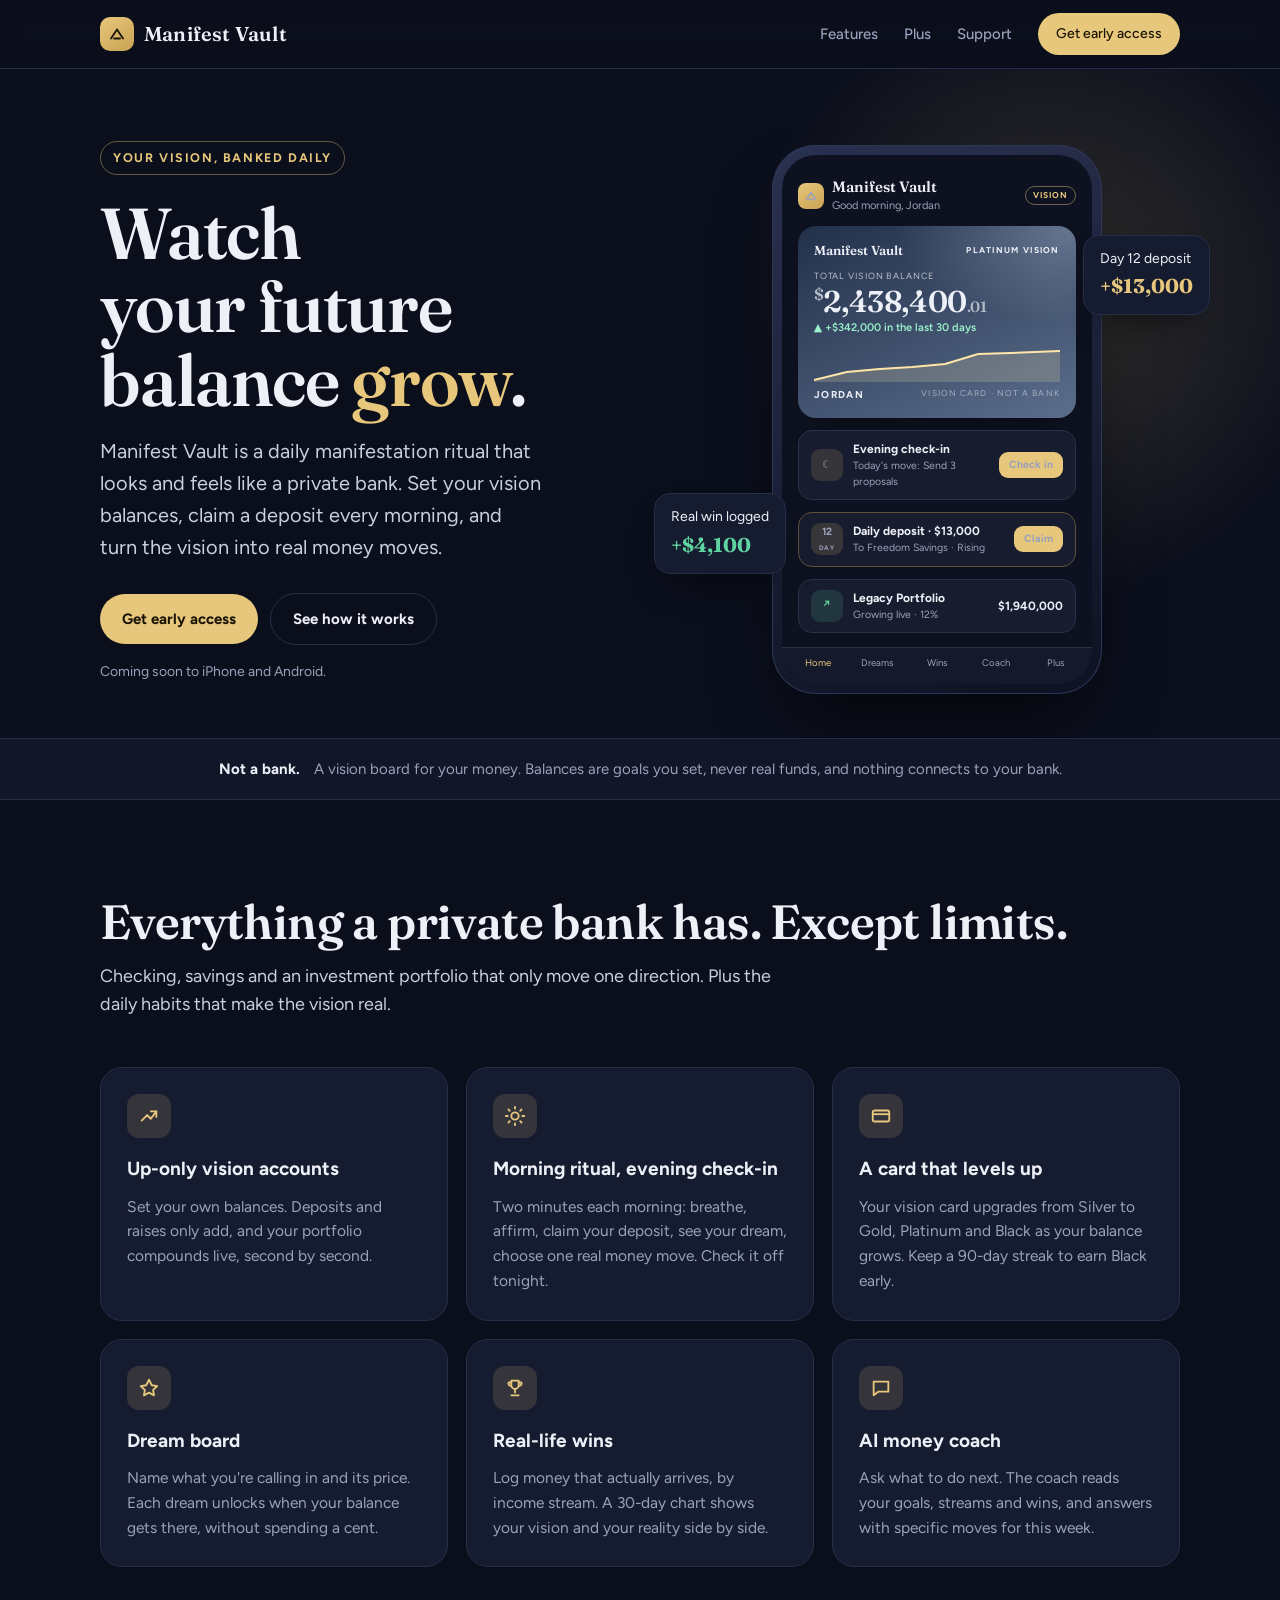
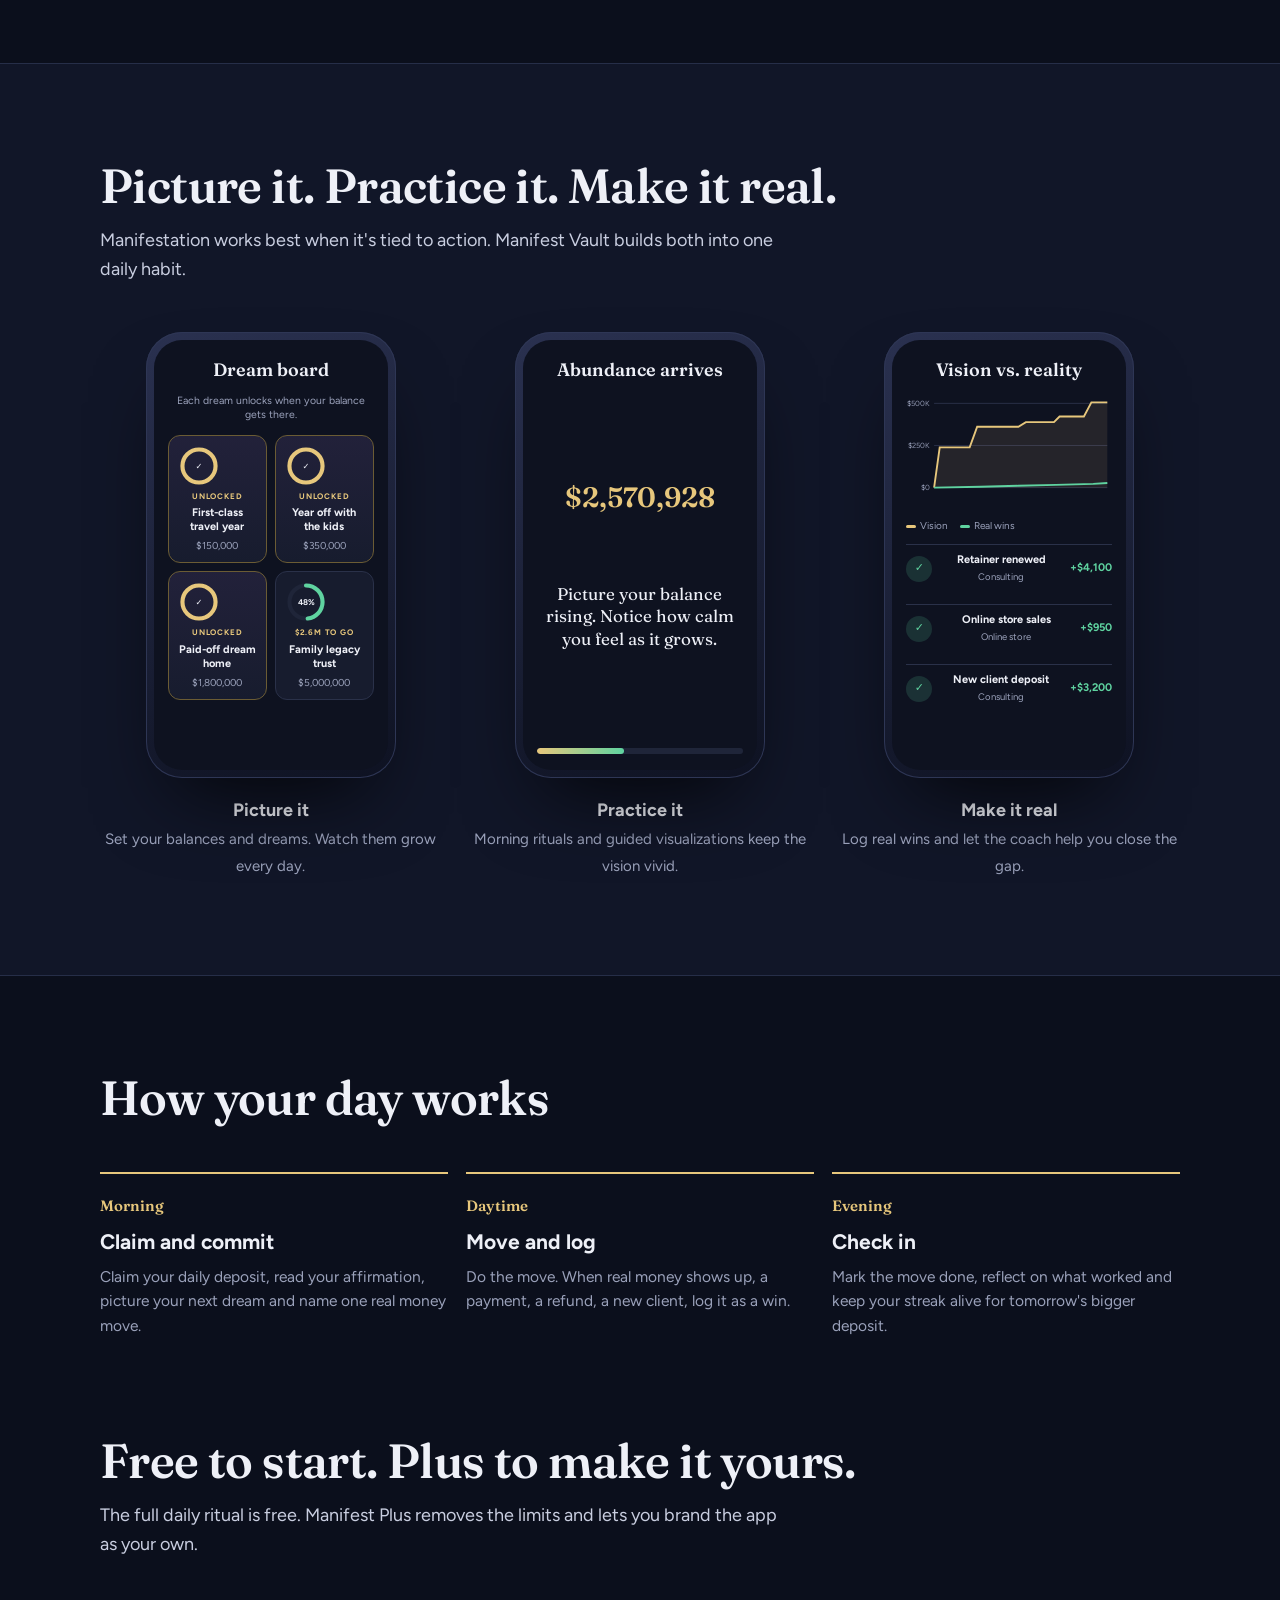
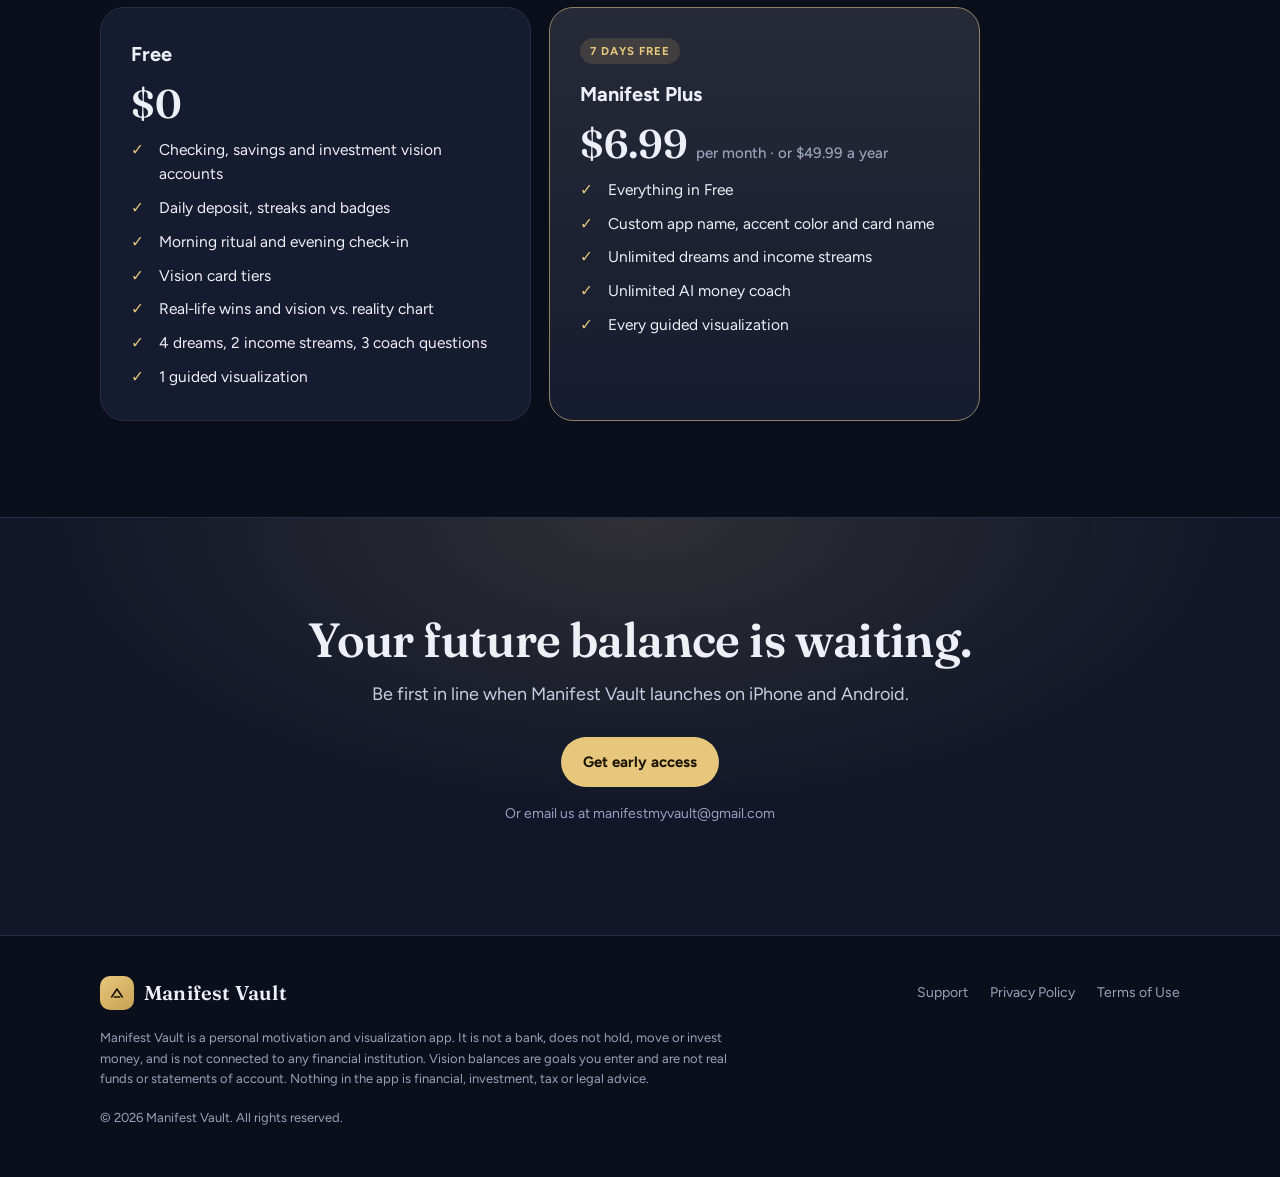
<file: index.html>
<!doctype html>
<html lang="en">
<head>
<meta charset="utf-8">
<meta name="viewport" content="width=device-width, initial-scale=1, viewport-fit=cover">
<title>Manifest Vault · Watch your future balance grow</title>
<meta name="description" content="Manifest Vault is a daily manifestation ritual that looks and feels like a private bank. Set your vision balances, claim a daily deposit, and turn the vision into real money moves.">
<meta name="theme-color" content="#0B0F1C">
<meta property="og:title" content="Manifest Vault">
<meta property="og:description" content="A daily manifestation ritual that looks and feels like a private bank.">
<meta property="og:url" content="https://manifestmyvault.com/">
<link rel="icon" href="/favicon.svg" type="image/svg+xml">
<link rel="preconnect" href="https://fonts.googleapis.com"><link rel="preconnect" href="https://fonts.gstatic.com" crossorigin>
<link rel="stylesheet" href="https://fonts.googleapis.com/css2?family=Fraunces:opsz,wght@9..144,400;9..144,600&family=Figtree:wght@400;500;600;700&display=swap">
<link rel="stylesheet" href="/styles.css">
</head>
<body>

<header class="nav">
  <div class="wrap">
    <a class="logo" href="/" aria-label="Manifest Vault home">
      <span class="mk"><svg width="18" height="18" viewBox="0 0 24 24" fill="none" stroke="currentColor" stroke-width="2.4" stroke-linecap="round" stroke-linejoin="round"><path d="M4 18 L12 6 L20 18"/><path d="M8 18h8"/></svg></span>
      <b>Manifest Vault</b>
    </a>
    <nav aria-label="Main">
      <a class="hide-sm" href="#features">Features</a>
      <a class="hide-sm" href="#plus">Plus</a>
      <a class="hide-sm" href="/support">Support</a>
      <a class="btn gold" href="mailto:manifestmyvault@gmail.com?subject=Manifest%20Vault%20early%20access">Get early access</a>
    </nav>
  </div>
</header>

<main>
  <div class="hero">
    <div class="wrap">
      <div>
        <span class="eyebrow">Your vision, banked daily</span>
        <h1>Watch your future balance <em>grow</em>.</h1>
        <p class="lede">Manifest Vault is a daily manifestation ritual that looks and feels like a private bank. Set your vision balances, claim a deposit every morning, and turn the vision into real money moves.</p>
        <div class="ctas">
          <a class="btn gold" href="mailto:manifestmyvault@gmail.com?subject=Manifest%20Vault%20early%20access">Get early access</a>
          <a class="btn line" href="#how">See how it works</a>
        </div>
        <p class="soon">Coming soon to iPhone and Android.</p>
      </div>
      <div style="position:relative">
        <div class="phone" role="img" aria-label="Manifest Vault home screen: a platinum vision card showing a total vision balance of $2,438,400, an evening check-in and a $13,000 daily deposit">
          <div class="screen" aria-hidden="true">
            <div class="s-top"><div class="s-brand"><span class="s-mk"><svg width="14" height="14" viewBox="0 0 24 24" fill="none" stroke="currentColor" stroke-width="2.6" stroke-linecap="round" stroke-linejoin="round"><path d="M4 18 L12 6 L20 18"/><path d="M8 18h8"/></svg></span><div><b>Manifest Vault</b><span>Good morning, Jordan</span></div></div><span class="s-chip">VISION</span></div>
            <div class="s-card">
              <div class="s-row"><span class="cb">Manifest Vault</span><span class="tl">Platinum vision</span></div>
              <span class="lb">Total vision balance</span>
              <div class="tot"><small>$</small>2,438,400<i>.01</i></div>
              <span class="dl">▲ +$342,000 in the last 30 days</span>
              <svg viewBox="0 0 300 40" preserveAspectRatio="none"><path d="M0 38 L40 30 L80 27 L120 25 L160 22 L200 12 L240 11 L300 9 L300 40 L0 40Z" fill="rgba(255,230,168,.18)"/><path d="M0 38 L40 30 L80 27 L120 25 L160 22 L200 12 L240 11 L300 9" fill="none" stroke="#FFE6A8" stroke-width="2" vector-effect="non-scaling-stroke"/></svg>
              <div class="ft"><b>JORDAN</b><span>Vision card · not a bank</span></div>
            </div>
            <div class="s-tile"><span class="s-ic">☾</span><div><b>Evening check-in</b><span>Today's move: Send 3 proposals</span></div><span class="s-btn">Check in</span></div>
            <div class="s-tile gold"><span class="s-ic">12<small>DAY</small></span><div><b>Daily deposit · $13,000</b><span>To Freedom Savings · Rising</span></div><span class="s-btn">Claim</span></div>
            <div class="s-tile"><span class="s-ic" style="color:#5FD3A0;background:rgba(95,211,160,.14)">↗</span><div><b>Legacy Portfolio</b><span>Growing live · 12%</span></div><b style="font-size:12px">$1,940,000</b></div>
            <div class="s-tabs"><span>Home</span><span>Dreams</span><span>Wins</span><span>Coach</span><span>Plus</span></div>
          </div>
        </div>
        <div class="float f1">Real win logged<b>+$4,100</b></div>
        <div class="float f2">Day 12 deposit<b>+$13,000</b></div>
      </div>
    </div>
  </div>

  <div class="note"><div class="wrap"><b>Not a bank.</b> A vision board for your money. Balances are goals you set, never real funds, and nothing connects to your bank.</div></div>

  <section id="features">
    <div class="wrap">
      <div class="head">
        <h2>Everything a private bank has. Except limits.</h2>
        <p class="sub">Checking, savings and an investment portfolio that only move one direction. Plus the daily habits that make the vision real.</p>
      </div>
      <div class="features">
        <div class="feat"><span class="ic"><svg width="22" height="22" viewBox="0 0 24 24" fill="none" stroke="currentColor" stroke-width="2" stroke-linecap="round" stroke-linejoin="round"><path d="M4 17l6-6 4 4 6-8"/><path d="M14 7h6v6"/></svg></span><h3>Up-only vision accounts</h3><p>Set your own balances. Deposits and raises only add, and your portfolio compounds live, second by second.</p></div>
        <div class="feat"><span class="ic"><svg width="22" height="22" viewBox="0 0 24 24" fill="none" stroke="currentColor" stroke-width="2" stroke-linecap="round"><circle cx="12" cy="12" r="4"/><path d="M12 2v2M12 20v2M4.9 4.9l1.4 1.4M17.7 17.7l1.4 1.4M2 12h2M20 12h2M4.9 19.1l1.4-1.4M17.7 6.3l1.4-1.4"/></svg></span><h3>Morning ritual, evening check-in</h3><p>Two minutes each morning: breathe, affirm, claim your deposit, see your dream, choose one real money move. Check it off tonight.</p></div>
        <div class="feat"><span class="ic"><svg width="22" height="22" viewBox="0 0 24 24" fill="none" stroke="currentColor" stroke-width="2"><rect x="3" y="6" width="18" height="12" rx="2"/><path d="M3 10h18"/></svg></span><h3>A card that levels up</h3><p>Your vision card upgrades from Silver to Gold, Platinum and Black as your balance grows. Keep a 90-day streak to earn Black early.</p></div>
        <div class="feat"><span class="ic"><svg width="22" height="22" viewBox="0 0 24 24" fill="none" stroke="currentColor" stroke-width="2" stroke-linejoin="round"><path d="M12 3l3 6 6 .9-4.5 4.2 1 6-5.5-3-5.5 3 1-6L3 9.9 9 9z"/></svg></span><h3>Dream board</h3><p>Name what you're calling in and its price. Each dream unlocks when your balance gets there, without spending a cent.</p></div>
        <div class="feat"><span class="ic"><svg width="22" height="22" viewBox="0 0 24 24" fill="none" stroke="currentColor" stroke-width="2" stroke-linecap="round" stroke-linejoin="round"><path d="M8 4h8v5a4 4 0 0 1-8 0z"/><path d="M8 6H5a3 3 0 0 0 3 4M16 6h3a3 3 0 0 1-3 4M12 13v4M8 20h8"/></svg></span><h3>Real-life wins</h3><p>Log money that actually arrives, by income stream. A 30-day chart shows your vision and your reality side by side.</p></div>
        <div class="feat"><span class="ic"><svg width="22" height="22" viewBox="0 0 24 24" fill="none" stroke="currentColor" stroke-width="2" stroke-linejoin="round"><path d="M4 5h16v11H9l-5 4z"/></svg></span><h3>AI money coach</h3><p>Ask what to do next. The coach reads your goals, streams and wins, and answers with specific moves for this week.</p></div>
      </div>
    </div>
  </section>

  <section id="how" style="background:var(--bg-2);border-block:1px solid var(--line)">
    <div class="wrap">
      <div class="head">
        <h2>Picture it. Practice it. Make it real.</h2>
        <p class="sub">Manifestation works best when it's tied to action. Manifest Vault builds both into one daily habit.</p>
      </div>
      <div class="showcase">
        <figure><div class="phone sm" role="img" aria-label="Dream board with progress rings"><div class="screen" aria-hidden="true"><div class="s-h">Dream board</div><span style="color:var(--muted);font-size:10.5px">Each dream unlocks when your balance gets there.</span><div class="s-dreams">
<div class="s-dream on"><svg viewBox="0 0 58 58" aria-hidden="true"><circle cx="29" cy="29" r="24" fill="none" stroke="#1F2539" stroke-width="6"/><circle cx="29" cy="29" r="24" fill="none" stroke="#E7C77C" stroke-width="6" stroke-linecap="round" stroke-dasharray="150.8" stroke-dashoffset="0.0" transform="rotate(-90 29 29)"/><text x="29" y="33" text-anchor="middle" font-size="12" font-weight="700" fill="#EEF0F7" font-family="Figtree,system-ui,sans-serif">✓</text></svg><em>Unlocked</em><b>First-class travel year</b><span>$150,000</span></div>
<div class="s-dream on"><svg viewBox="0 0 58 58" aria-hidden="true"><circle cx="29" cy="29" r="24" fill="none" stroke="#1F2539" stroke-width="6"/><circle cx="29" cy="29" r="24" fill="none" stroke="#E7C77C" stroke-width="6" stroke-linecap="round" stroke-dasharray="150.8" stroke-dashoffset="0.0" transform="rotate(-90 29 29)"/><text x="29" y="33" text-anchor="middle" font-size="12" font-weight="700" fill="#EEF0F7" font-family="Figtree,system-ui,sans-serif">✓</text></svg><em>Unlocked</em><b>Year off with the kids</b><span>$350,000</span></div>
<div class="s-dream on"><svg viewBox="0 0 58 58" aria-hidden="true"><circle cx="29" cy="29" r="24" fill="none" stroke="#1F2539" stroke-width="6"/><circle cx="29" cy="29" r="24" fill="none" stroke="#E7C77C" stroke-width="6" stroke-linecap="round" stroke-dasharray="150.8" stroke-dashoffset="0.0" transform="rotate(-90 29 29)"/><text x="29" y="33" text-anchor="middle" font-size="12" font-weight="700" fill="#EEF0F7" font-family="Figtree,system-ui,sans-serif">✓</text></svg><em>Unlocked</em><b>Paid-off dream home</b><span>$1,800,000</span></div>
<div class="s-dream"><svg viewBox="0 0 58 58" aria-hidden="true"><circle cx="29" cy="29" r="24" fill="none" stroke="#1F2539" stroke-width="6"/><circle cx="29" cy="29" r="24" fill="none" stroke="#5FD3A0" stroke-width="6" stroke-linecap="round" stroke-dasharray="150.8" stroke-dashoffset="78.4" transform="rotate(-90 29 29)"/><text x="29" y="33" text-anchor="middle" font-size="12" font-weight="700" fill="#EEF0F7" font-family="Figtree,system-ui,sans-serif">48%</text></svg><em>$2.6M to go</em><b>Family legacy trust</b><span>$5,000,000</span></div>
</div></div></div><figcaption><b>Picture it</b><span>Set your balances and dreams. Watch them grow every day.</span></figcaption></figure>
        <figure><div class="phone sm" role="img" aria-label="Guided visualization with narration and a rising balance"><div class="screen" aria-hidden="true"><div class="s-h">Abundance arrives</div><div class="s-listen"><div class="bal">$2,570,928</div><div class="s-wave"><i></i><i></i><i></i><i></i><i></i></div><p>Picture your balance rising. Notice how calm you feel as it grows.</p></div><div class="s-bar"><i></i></div></div></div><figcaption><b>Practice it</b><span>Morning rituals and guided visualizations keep the vision vivid.</span></figcaption></figure>
        <figure><div class="phone sm" role="img" aria-label="Vision versus reality chart and a wins journal"><div class="screen" aria-hidden="true"><div class="s-h">Vision vs. reality</div><div class="s-chart"><svg viewBox="0 0 220 120"><line x1="30" x2="215" y1="10" y2="10" stroke="#2A3149"/><line x1="30" x2="215" y1="55" y2="55" stroke="#2A3149"/><line x1="30" x2="215" y1="100" y2="100" stroke="#2A3149"/><text x="26" y="13" text-anchor="end" font-size="8" fill="#9097B0" font-family="Figtree,sans-serif">$500K</text><text x="26" y="58" text-anchor="end" font-size="8" fill="#9097B0" font-family="Figtree,sans-serif">$250K</text><text x="26" y="103" text-anchor="end" font-size="8" fill="#9097B0" font-family="Figtree,sans-serif">$0</text><path d="M30 100 L36 57 L68 57 L76 35 L120 35 L128 30 L158 30 L164 24 L190 24 L198 9 L215 9 L215 100Z" fill="#E7C77C" fill-opacity=".1"/><path d="M30 100 L36 57 L68 57 L76 35 L120 35 L128 30 L158 30 L164 24 L190 24 L198 9 L215 9" fill="none" stroke="#E7C77C" stroke-width="2"/><path d="M30 100 L80 99 L120 98 L160 97 L200 96 L215 95" fill="none" stroke="#5FD3A0" stroke-width="2"/></svg></div><div class="s-legend"><span><i style="background:#E7C77C"></i>Vision</span><span><i style="background:#5FD3A0"></i>Real wins</span></div>
<div class="s-win"><span class="d">✓</span><div><b>Retainer renewed</b><span>Consulting</span></div><span class="a">+$4,100</span></div>
<div class="s-win"><span class="d">✓</span><div><b>Online store sales</b><span>Online store</span></div><span class="a">+$950</span></div>
<div class="s-win"><span class="d">✓</span><div><b>New client deposit</b><span>Consulting</span></div><span class="a">+$3,200</span></div></div></div><figcaption><b>Make it real</b><span>Log real wins and let the coach help you close the gap.</span></figcaption></figure>
      </div>
    </div>
  </section>

  <section>
    <div class="wrap">
      <div class="head"><h2>How your day works</h2></div>
      <div class="steps">
        <div class="step"><span>Morning</span><h3>Claim and commit</h3><p>Claim your daily deposit, read your affirmation, picture your next dream and name one real money move.</p></div>
        <div class="step"><span>Daytime</span><h3>Move and log</h3><p>Do the move. When real money shows up, a payment, a refund, a new client, log it as a win.</p></div>
        <div class="step"><span>Evening</span><h3>Check in</h3><p>Mark the move done, reflect on what worked and keep your streak alive for tomorrow's bigger deposit.</p></div>
      </div>
    </div>
  </section>

  <section id="plus" style="padding-top:0">
    <div class="wrap">
      <div class="head">
        <h2>Free to start. Plus to make it yours.</h2>
        <p class="sub">The full daily ritual is free. Manifest Plus removes the limits and lets you brand the app as your own.</p>
      </div>
      <div class="pricing">
        <div class="plan">
          <h3>Free</h3>
          <div class="price">$0</div>
          <ul>
            <li>Checking, savings and investment vision accounts</li>
            <li>Daily deposit, streaks and badges</li>
            <li>Morning ritual and evening check-in</li>
            <li>Vision card tiers</li>
            <li>Real-life wins and vision vs. reality chart</li>
            <li>4 dreams, 2 income streams, 3 coach questions</li>
            <li>1 guided visualization</li>
          </ul>
        </div>
        <div class="plan plus">
          <span class="tag">7 days free</span>
          <h3>Manifest Plus</h3>
          <div class="price">$6.99 <small>per month · or $49.99 a year</small></div>
          <ul>
            <li>Everything in Free</li>
            <li>Custom app name, accent color and card name</li>
            <li>Unlimited dreams and income streams</li>
            <li>Unlimited AI money coach</li>
            <li>Every guided visualization</li>
          </ul>
        </div>
      </div>
    </div>
  </section>

  <section class="cta">
    <div class="wrap">
      <h2>Your future balance is waiting.</h2>
      <p class="sub">Be first in line when Manifest Vault launches on iPhone and Android.</p>
      <div class="ctas"><a class="btn gold" href="mailto:manifestmyvault@gmail.com?subject=Manifest%20Vault%20early%20access">Get early access</a></div>
      <p class="soon">Or email us at manifestmyvault@gmail.com</p>
    </div>
  </section>
</main>

<footer>
  <div class="wrap">
    <div class="row">
      <a class="logo" href="/"><span class="mk"><svg width="16" height="16" viewBox="0 0 24 24" fill="none" stroke="currentColor" stroke-width="2.4" stroke-linecap="round" stroke-linejoin="round"><path d="M4 18 L12 6 L20 18"/><path d="M8 18h8"/></svg></span><b>Manifest Vault</b></a>
      <nav aria-label="Footer"><a href="/support">Support</a><a href="/privacy">Privacy Policy</a><a href="/terms">Terms of Use</a></nav>
    </div>
    <p>Manifest Vault is a personal motivation and visualization app. It is not a bank, does not hold, move or invest money, and is not connected to any financial institution. Vision balances are goals you enter and are not real funds or statements of account. Nothing in the app is financial, investment, tax or legal advice.</p>
    <p>© 2026 Manifest Vault. All rights reserved.</p>
  </div>
</footer>
</body>
</html>
</file>
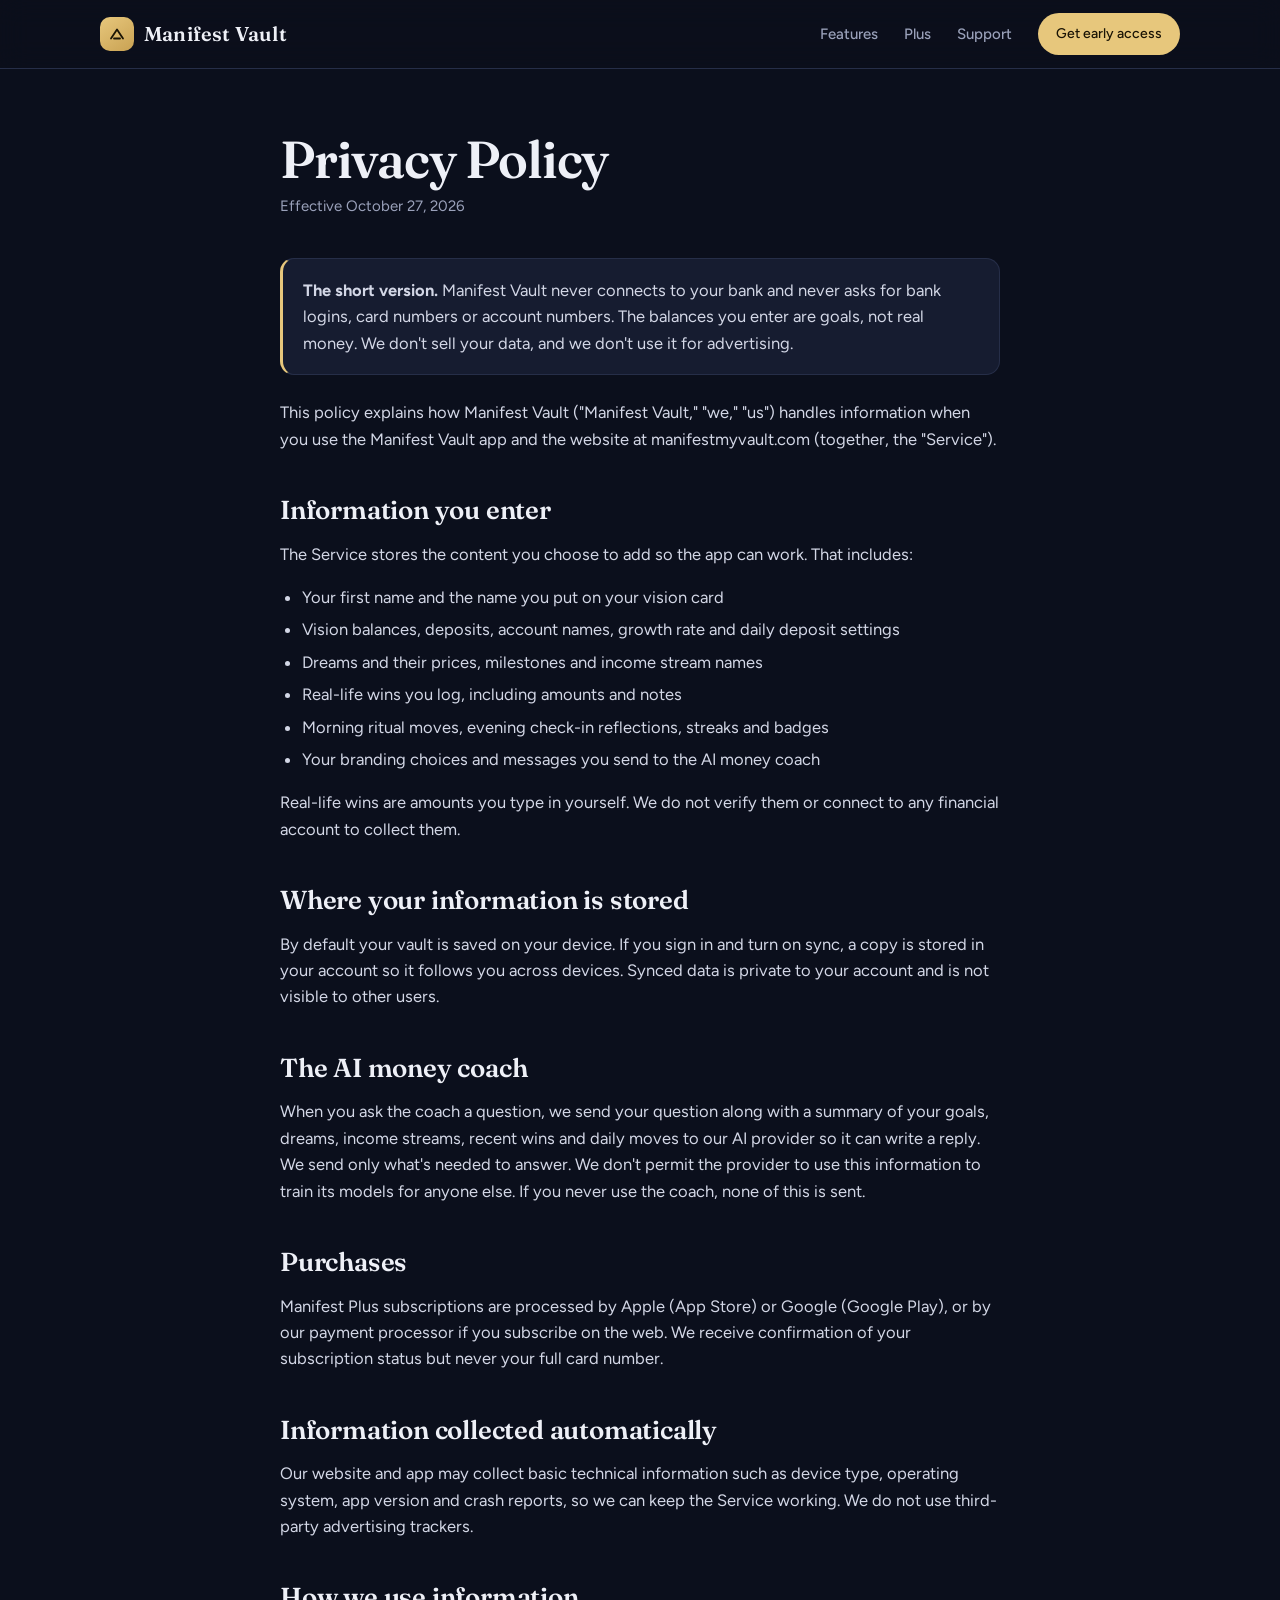
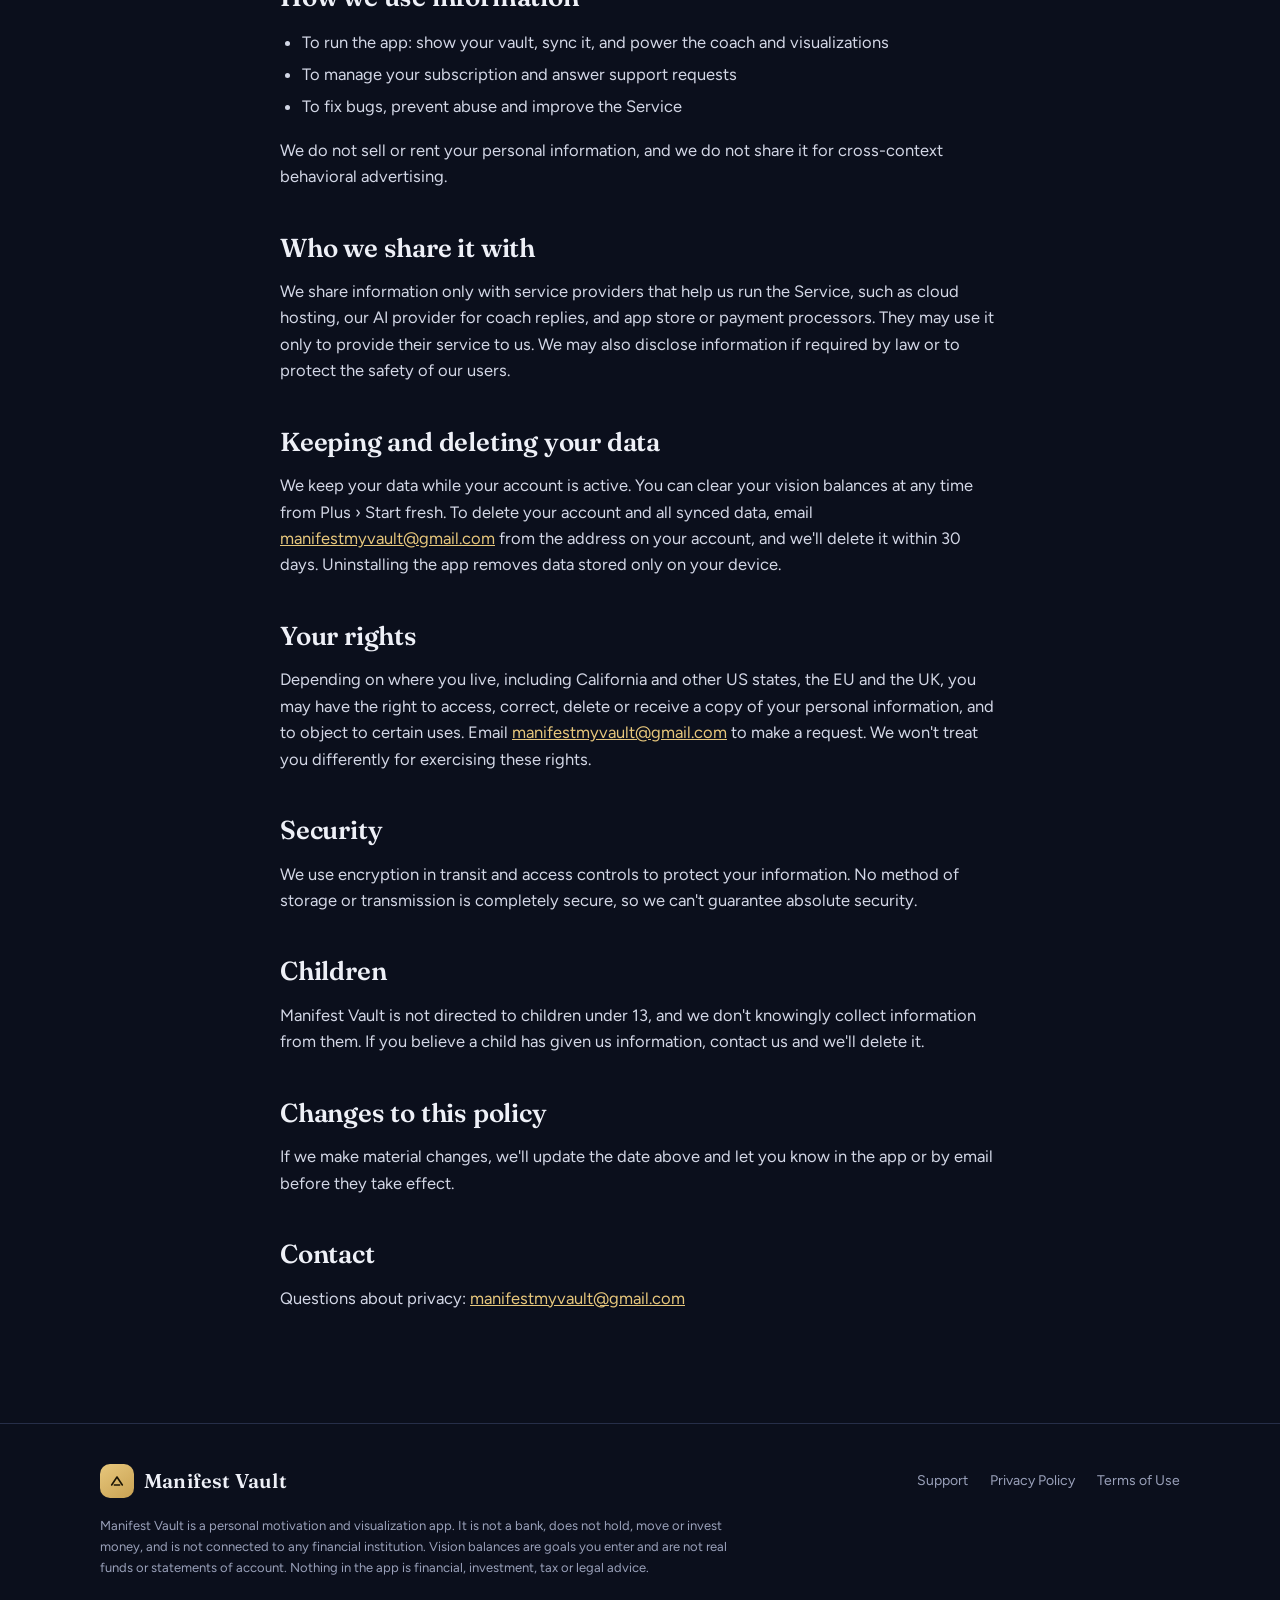
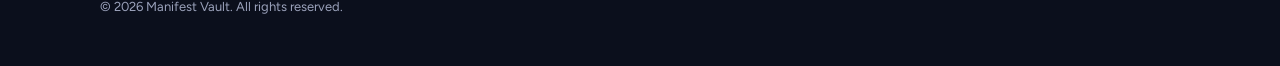
<file: privacy.html>
<!doctype html>
<html lang="en">
<head>
<meta charset="utf-8">
<meta name="viewport" content="width=device-width, initial-scale=1, viewport-fit=cover">
<title>Privacy Policy · Manifest Vault</title>
<meta name="description" content="How Manifest Vault collects, uses and protects your information.">
<meta name="theme-color" content="#0B0F1C">
<link rel="icon" href="/favicon.svg" type="image/svg+xml">
<link rel="stylesheet" href="https://fonts.googleapis.com/css2?family=Fraunces:opsz,wght@9..144,400;9..144,600&family=Figtree:wght@400;500;600;700&display=swap">
<link rel="stylesheet" href="/styles.css">
<link rel="canonical" href="https://manifestmyvault.com/privacy">
</head>
<body>
<header class="nav">
  <div class="wrap">
    <a class="logo" href="/" aria-label="Manifest Vault home">
      <span class="mk"><svg width="18" height="18" viewBox="0 0 24 24" fill="none" stroke="currentColor" stroke-width="2.4" stroke-linecap="round" stroke-linejoin="round"><path d="M4 18 L12 6 L20 18"/><path d="M8 18h8"/></svg></span>
      <b>Manifest Vault</b>
    </a>
    <nav aria-label="Main">
      <a class="hide-sm" href="/#features">Features</a>
      <a class="hide-sm" href="/#plus">Plus</a>
      <a class="hide-sm" href="/support">Support</a>
      <a class="btn gold" href="mailto:manifestmyvault@gmail.com?subject=Manifest%20Vault%20early%20access">Get early access</a>
    </nav>
  </div>
</header>
<main class="doc"><div class="wrap narrow">

<h1>Privacy Policy</h1>
<p class="meta">Effective October 27, 2026</p>
<div class="callout"><p><b>The short version.</b> Manifest Vault never connects to your bank and never asks for bank logins, card numbers or account numbers. The balances you enter are goals, not real money. We don't sell your data, and we don't use it for advertising.</p></div>

<p>This policy explains how Manifest Vault ("Manifest Vault," "we," "us") handles information when you use the Manifest Vault app and the website at manifestmyvault.com (together, the "Service").</p>

<h2>Information you enter</h2>
<p>The Service stores the content you choose to add so the app can work. That includes:</p>
<ul>
  <li>Your first name and the name you put on your vision card</li>
  <li>Vision balances, deposits, account names, growth rate and daily deposit settings</li>
  <li>Dreams and their prices, milestones and income stream names</li>
  <li>Real-life wins you log, including amounts and notes</li>
  <li>Morning ritual moves, evening check-in reflections, streaks and badges</li>
  <li>Your branding choices and messages you send to the AI money coach</li>
</ul>
<p>Real-life wins are amounts you type in yourself. We do not verify them or connect to any financial account to collect them.</p>

<h2>Where your information is stored</h2>
<p>By default your vault is saved on your device. If you sign in and turn on sync, a copy is stored in your account so it follows you across devices. Synced data is private to your account and is not visible to other users.</p>

<h2>The AI money coach</h2>
<p>When you ask the coach a question, we send your question along with a summary of your goals, dreams, income streams, recent wins and daily moves to our AI provider so it can write a reply. We send only what's needed to answer. We don't permit the provider to use this information to train its models for anyone else. If you never use the coach, none of this is sent.</p>

<h2>Purchases</h2>
<p>Manifest Plus subscriptions are processed by Apple (App Store) or Google (Google Play), or by our payment processor if you subscribe on the web. We receive confirmation of your subscription status but never your full card number.</p>

<h2>Information collected automatically</h2>
<p>Our website and app may collect basic technical information such as device type, operating system, app version and crash reports, so we can keep the Service working. We do not use third-party advertising trackers.</p>

<h2>How we use information</h2>
<ul>
  <li>To run the app: show your vault, sync it, and power the coach and visualizations</li>
  <li>To manage your subscription and answer support requests</li>
  <li>To fix bugs, prevent abuse and improve the Service</li>
</ul>
<p>We do not sell or rent your personal information, and we do not share it for cross-context behavioral advertising.</p>

<h2>Who we share it with</h2>
<p>We share information only with service providers that help us run the Service, such as cloud hosting, our AI provider for coach replies, and app store or payment processors. They may use it only to provide their service to us. We may also disclose information if required by law or to protect the safety of our users.</p>

<h2>Keeping and deleting your data</h2>
<p>We keep your data while your account is active. You can clear your vision balances at any time from Plus › Start fresh. To delete your account and all synced data, email <a href="mailto:manifestmyvault@gmail.com">manifestmyvault@gmail.com</a> from the address on your account, and we'll delete it within 30 days. Uninstalling the app removes data stored only on your device.</p>

<h2>Your rights</h2>
<p>Depending on where you live, including California and other US states, the EU and the UK, you may have the right to access, correct, delete or receive a copy of your personal information, and to object to certain uses. Email <a href="mailto:manifestmyvault@gmail.com">manifestmyvault@gmail.com</a> to make a request. We won't treat you differently for exercising these rights.</p>

<h2>Security</h2>
<p>We use encryption in transit and access controls to protect your information. No method of storage or transmission is completely secure, so we can't guarantee absolute security.</p>

<h2>Children</h2>
<p>Manifest Vault is not directed to children under 13, and we don't knowingly collect information from them. If you believe a child has given us information, contact us and we'll delete it.</p>

<h2>Changes to this policy</h2>
<p>If we make material changes, we'll update the date above and let you know in the app or by email before they take effect.</p>

<h2>Contact</h2>
<p>Questions about privacy: <a href="mailto:manifestmyvault@gmail.com">manifestmyvault@gmail.com</a></p>

</div></main>
<footer>
  <div class="wrap">
    <div class="row">
      <a class="logo" href="/"><span class="mk"><svg width="16" height="16" viewBox="0 0 24 24" fill="none" stroke="currentColor" stroke-width="2.4" stroke-linecap="round" stroke-linejoin="round"><path d="M4 18 L12 6 L20 18"/><path d="M8 18h8"/></svg></span><b>Manifest Vault</b></a>
      <nav aria-label="Footer"><a href="/support">Support</a><a href="/privacy">Privacy Policy</a><a href="/terms">Terms of Use</a></nav>
    </div>
    <p>Manifest Vault is a personal motivation and visualization app. It is not a bank, does not hold, move or invest money, and is not connected to any financial institution. Vision balances are goals you enter and are not real funds or statements of account. Nothing in the app is financial, investment, tax or legal advice.</p>
    <p>© 2026 Manifest Vault. All rights reserved.</p>
  </div>
</footer>
</body>
</html>
</file>
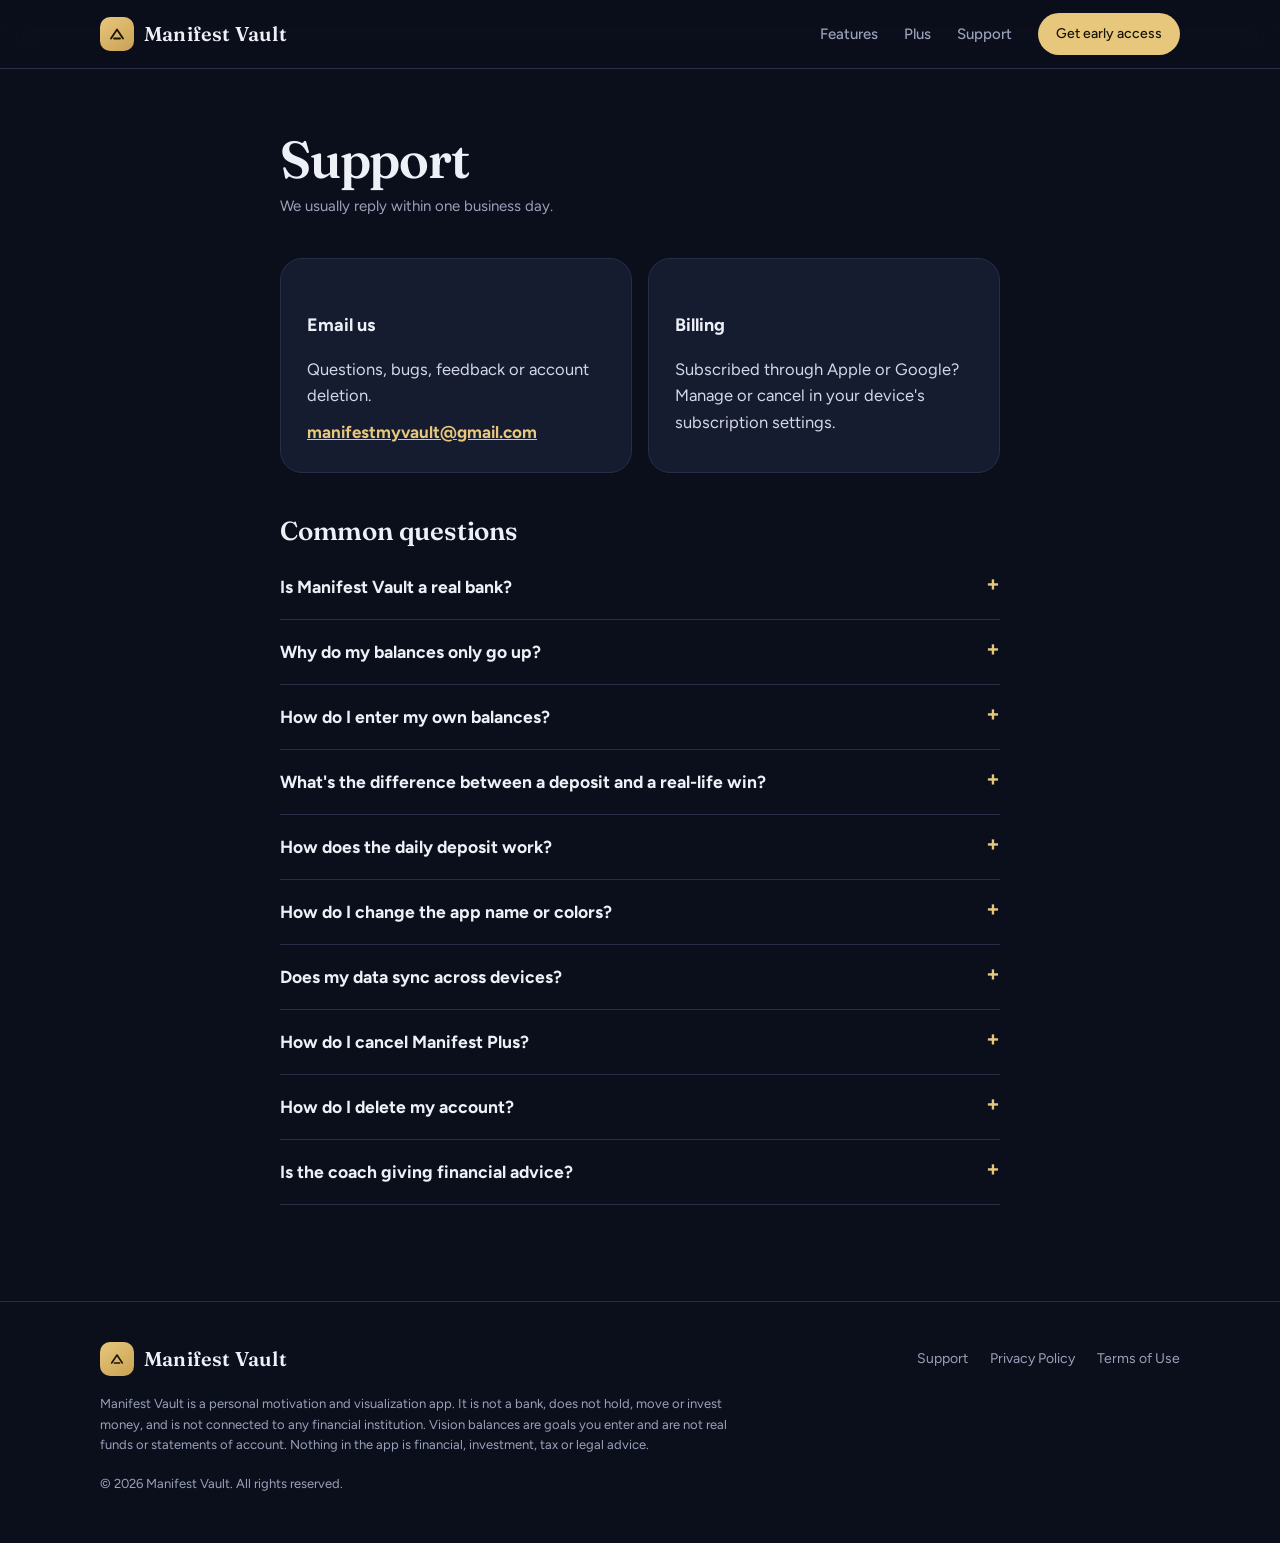
<file: support.html>
<!doctype html>
<html lang="en">
<head>
<meta charset="utf-8">
<meta name="viewport" content="width=device-width, initial-scale=1, viewport-fit=cover">
<title>Support · Manifest Vault</title>
<meta name="description" content="Get help with Manifest Vault: answers to common questions and how to contact us.">
<meta name="theme-color" content="#0B0F1C">
<link rel="icon" href="/favicon.svg" type="image/svg+xml">
<link rel="stylesheet" href="https://fonts.googleapis.com/css2?family=Fraunces:opsz,wght@9..144,400;9..144,600&family=Figtree:wght@400;500;600;700&display=swap">
<link rel="stylesheet" href="/styles.css">
<link rel="canonical" href="https://manifestmyvault.com/support">
</head>
<body>
<header class="nav">
  <div class="wrap">
    <a class="logo" href="/" aria-label="Manifest Vault home">
      <span class="mk"><svg width="18" height="18" viewBox="0 0 24 24" fill="none" stroke="currentColor" stroke-width="2.4" stroke-linecap="round" stroke-linejoin="round"><path d="M4 18 L12 6 L20 18"/><path d="M8 18h8"/></svg></span>
      <b>Manifest Vault</b>
    </a>
    <nav aria-label="Main">
      <a class="hide-sm" href="/#features">Features</a>
      <a class="hide-sm" href="/#plus">Plus</a>
      <a class="hide-sm" href="/support">Support</a>
      <a class="btn gold" href="mailto:manifestmyvault@gmail.com?subject=Manifest%20Vault%20early%20access">Get early access</a>
    </nav>
  </div>
</header>
<main class="doc"><div class="wrap narrow">

<h1>Support</h1>
<p class="meta">We usually reply within one business day.</p>
<div class="contact">
  <div class="feat"><h3>Email us</h3><p>Questions, bugs, feedback or account deletion.</p><a href="mailto:manifestmyvault@gmail.com?subject=Manifest%20Vault%20support">manifestmyvault@gmail.com</a></div>
  <div class="feat"><h3>Billing</h3><p>Subscribed through Apple or Google? Manage or cancel in your device's subscription settings.</p></div>
</div>

<h2>Common questions</h2>
<div class="faq">
  <details><summary>Is Manifest Vault a real bank?</summary><p>No. It's a vision board designed to look like a private banking app. Balances are goals you set. No real money is held, moved or invested, and the app never connects to your bank.</p></details>
  <details><summary>Why do my balances only go up?</summary><p>That's the design. Deposits and raises can only add, and your vision portfolio compounds at the growth rate you choose. Missing a day only resets your streak, never your balance.</p></details>
  <details><summary>How do I enter my own balances?</summary><p>Go to Plus › Start fresh to clear the example figures, then use Raise to set each account to the number you're stepping into.</p></details>
  <details><summary>What's the difference between a deposit and a real-life win?</summary><p>Deposits grow your vision balances. Wins record money that actually arrived in real life. They're kept separate so you can see your vision and your reality side by side.</p></details>
  <details><summary>How does the daily deposit work?</summary><p>Claim it once a day. Choose Steady (same amount daily), Rising (grows with your streak) or Doubling in Profile and accounts.</p></details>
  <details><summary>How do I change the app name or colors?</summary><p>With Manifest Plus, open Plus › Customize branding to set your app name, accent color and the name on your card. Names of real banks and payment apps can't be used.</p></details>
  <details><summary>Does my data sync across devices?</summary><p>Yes, when you're signed in. Otherwise your vault is saved on the device you use.</p></details>
  <details><summary>How do I cancel Manifest Plus?</summary><p>On iPhone: Settings › your name › Subscriptions. On Android: Google Play › Payments &amp; subscriptions. Cancel at least 24 hours before renewal to avoid the next charge.</p></details>
  <details><summary>How do I delete my account?</summary><p>Email manifestmyvault@gmail.com from the address on your account and we'll delete your account and synced data within 30 days.</p></details>
  <details><summary>Is the coach giving financial advice?</summary><p>No. The coach suggests general, practical next steps for growing income. For investment, tax or legal decisions, talk to a licensed professional.</p></details>
</div>

</div></main>
<footer>
  <div class="wrap">
    <div class="row">
      <a class="logo" href="/"><span class="mk"><svg width="16" height="16" viewBox="0 0 24 24" fill="none" stroke="currentColor" stroke-width="2.4" stroke-linecap="round" stroke-linejoin="round"><path d="M4 18 L12 6 L20 18"/><path d="M8 18h8"/></svg></span><b>Manifest Vault</b></a>
      <nav aria-label="Footer"><a href="/support">Support</a><a href="/privacy">Privacy Policy</a><a href="/terms">Terms of Use</a></nav>
    </div>
    <p>Manifest Vault is a personal motivation and visualization app. It is not a bank, does not hold, move or invest money, and is not connected to any financial institution. Vision balances are goals you enter and are not real funds or statements of account. Nothing in the app is financial, investment, tax or legal advice.</p>
    <p>© 2026 Manifest Vault. All rights reserved.</p>
  </div>
</footer>
</body>
</html>
</file>
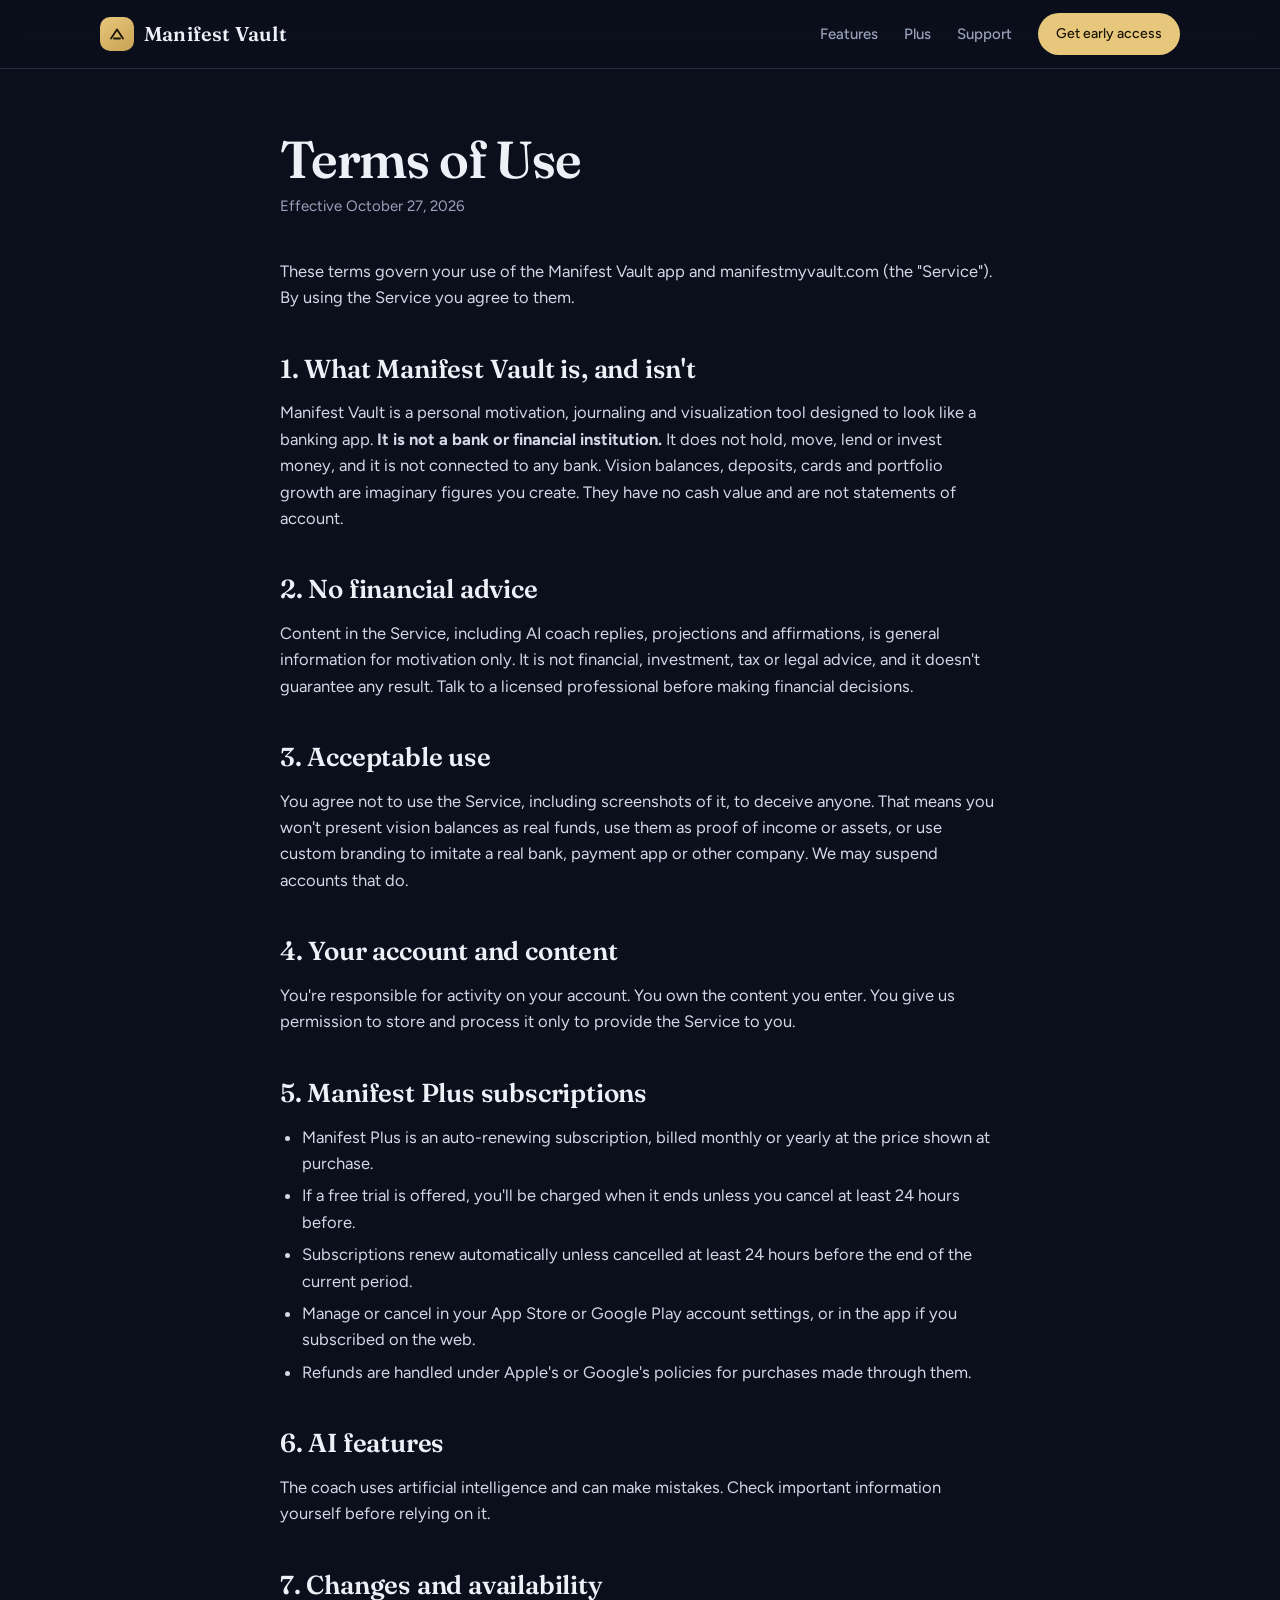
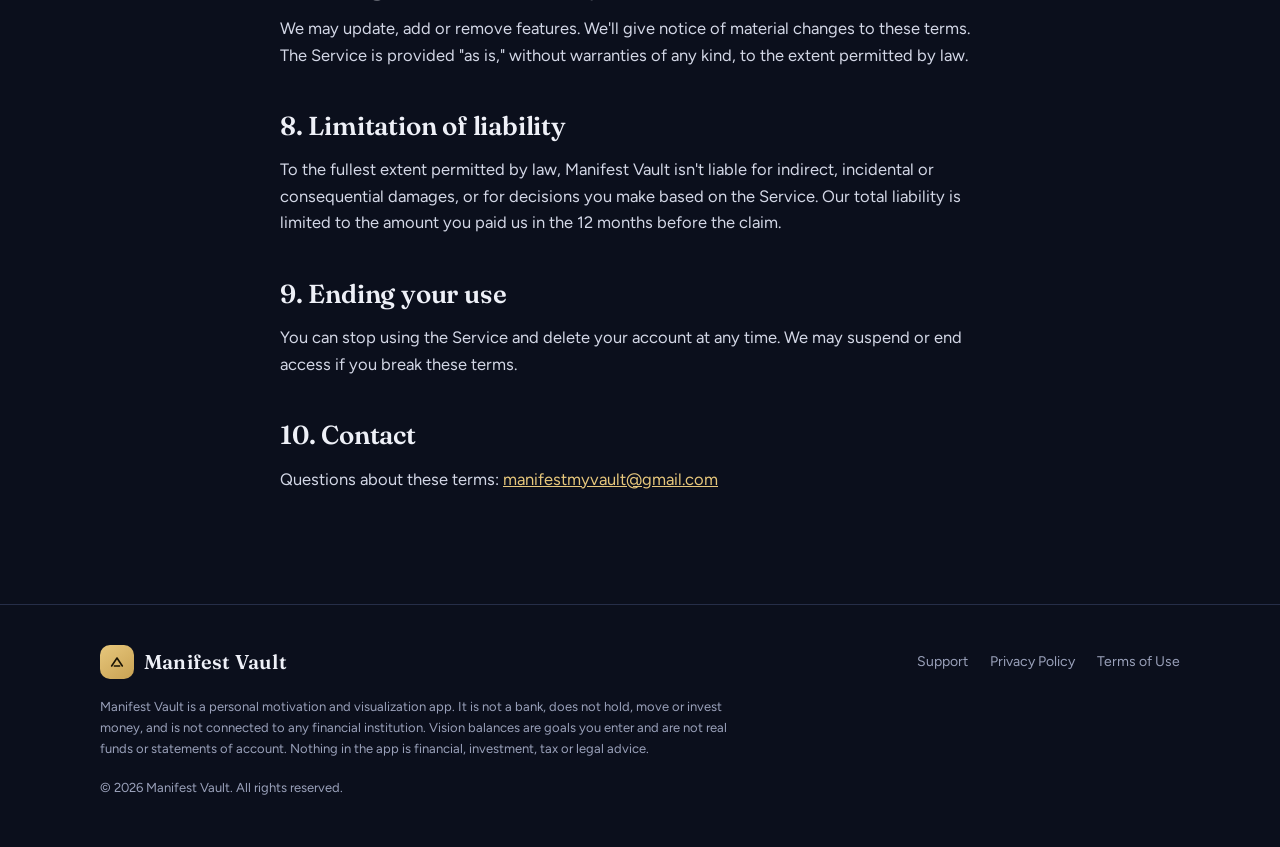
<file: terms.html>
<!doctype html>
<html lang="en">
<head>
<meta charset="utf-8">
<meta name="viewport" content="width=device-width, initial-scale=1, viewport-fit=cover">
<title>Terms of Use · Manifest Vault</title>
<meta name="description" content="The terms that apply when you use Manifest Vault.">
<meta name="theme-color" content="#0B0F1C">
<link rel="icon" href="/favicon.svg" type="image/svg+xml">
<link rel="stylesheet" href="https://fonts.googleapis.com/css2?family=Fraunces:opsz,wght@9..144,400;9..144,600&family=Figtree:wght@400;500;600;700&display=swap">
<link rel="stylesheet" href="/styles.css">
<link rel="canonical" href="https://manifestmyvault.com/terms">
</head>
<body>
<header class="nav">
  <div class="wrap">
    <a class="logo" href="/" aria-label="Manifest Vault home">
      <span class="mk"><svg width="18" height="18" viewBox="0 0 24 24" fill="none" stroke="currentColor" stroke-width="2.4" stroke-linecap="round" stroke-linejoin="round"><path d="M4 18 L12 6 L20 18"/><path d="M8 18h8"/></svg></span>
      <b>Manifest Vault</b>
    </a>
    <nav aria-label="Main">
      <a class="hide-sm" href="/#features">Features</a>
      <a class="hide-sm" href="/#plus">Plus</a>
      <a class="hide-sm" href="/support">Support</a>
      <a class="btn gold" href="mailto:manifestmyvault@gmail.com?subject=Manifest%20Vault%20early%20access">Get early access</a>
    </nav>
  </div>
</header>
<main class="doc"><div class="wrap narrow">

<h1>Terms of Use</h1>
<p class="meta">Effective October 27, 2026</p>
<p>These terms govern your use of the Manifest Vault app and manifestmyvault.com (the "Service"). By using the Service you agree to them.</p>

<h2>1. What Manifest Vault is, and isn't</h2>
<p>Manifest Vault is a personal motivation, journaling and visualization tool designed to look like a banking app. <b>It is not a bank or financial institution.</b> It does not hold, move, lend or invest money, and it is not connected to any bank. Vision balances, deposits, cards and portfolio growth are imaginary figures you create. They have no cash value and are not statements of account.</p>

<h2>2. No financial advice</h2>
<p>Content in the Service, including AI coach replies, projections and affirmations, is general information for motivation only. It is not financial, investment, tax or legal advice, and it doesn't guarantee any result. Talk to a licensed professional before making financial decisions.</p>

<h2>3. Acceptable use</h2>
<p>You agree not to use the Service, including screenshots of it, to deceive anyone. That means you won't present vision balances as real funds, use them as proof of income or assets, or use custom branding to imitate a real bank, payment app or other company. We may suspend accounts that do.</p>

<h2>4. Your account and content</h2>
<p>You're responsible for activity on your account. You own the content you enter. You give us permission to store and process it only to provide the Service to you.</p>

<h2>5. Manifest Plus subscriptions</h2>
<ul>
  <li>Manifest Plus is an auto-renewing subscription, billed monthly or yearly at the price shown at purchase.</li>
  <li>If a free trial is offered, you'll be charged when it ends unless you cancel at least 24 hours before.</li>
  <li>Subscriptions renew automatically unless cancelled at least 24 hours before the end of the current period.</li>
  <li>Manage or cancel in your App Store or Google Play account settings, or in the app if you subscribed on the web.</li>
  <li>Refunds are handled under Apple's or Google's policies for purchases made through them.</li>
</ul>

<h2>6. AI features</h2>
<p>The coach uses artificial intelligence and can make mistakes. Check important information yourself before relying on it.</p>

<h2>7. Changes and availability</h2>
<p>We may update, add or remove features. We'll give notice of material changes to these terms. The Service is provided "as is," without warranties of any kind, to the extent permitted by law.</p>

<h2>8. Limitation of liability</h2>
<p>To the fullest extent permitted by law, Manifest Vault isn't liable for indirect, incidental or consequential damages, or for decisions you make based on the Service. Our total liability is limited to the amount you paid us in the 12 months before the claim.</p>

<h2>9. Ending your use</h2>
<p>You can stop using the Service and delete your account at any time. We may suspend or end access if you break these terms.</p>

<h2>10. Contact</h2>
<p>Questions about these terms: <a href="mailto:manifestmyvault@gmail.com">manifestmyvault@gmail.com</a></p>

</div></main>
<footer>
  <div class="wrap">
    <div class="row">
      <a class="logo" href="/"><span class="mk"><svg width="16" height="16" viewBox="0 0 24 24" fill="none" stroke="currentColor" stroke-width="2.4" stroke-linecap="round" stroke-linejoin="round"><path d="M4 18 L12 6 L20 18"/><path d="M8 18h8"/></svg></span><b>Manifest Vault</b></a>
      <nav aria-label="Footer"><a href="/support">Support</a><a href="/privacy">Privacy Policy</a><a href="/terms">Terms of Use</a></nav>
    </div>
    <p>Manifest Vault is a personal motivation and visualization app. It is not a bank, does not hold, move or invest money, and is not connected to any financial institution. Vision balances are goals you enter and are not real funds or statements of account. Nothing in the app is financial, investment, tax or legal advice.</p>
    <p>© 2026 Manifest Vault. All rights reserved.</p>
  </div>
</footer>
</body>
</html>
</file>
<file: styles.css>
:root{
  --bg:#0B0F1C; --bg-2:#111628; --surface:#161C30; --line:#262E48;
  --fg:#EEF0F7; --muted:#9AA1BA; --gold:#E7C77C; --gold-2:#C9A253; --ink:#1A1405; --up:#5FD3A0;
  --display:"Fraunces", Georgia, "Times New Roman", serif;
  --body:"Figtree", system-ui, -apple-system, "Segoe UI", sans-serif;
  color-scheme:dark;
}
*{box-sizing:border-box}
html{scroll-behavior:smooth}
body{margin:0;background:var(--bg);color:var(--fg);font-family:var(--body);font-size:17px;line-height:1.6;-webkit-font-smoothing:antialiased}
img{max-width:100%;display:block}
a{color:var(--gold)}
a:focus-visible,button:focus-visible{outline:2px solid var(--gold);outline-offset:3px;border-radius:6px}
.wrap{max-width:1120px;margin:0 auto;padding-left:max(20px,env(safe-area-inset-left));padding-right:max(20px,env(safe-area-inset-right))}
.narrow{max-width:760px}

/* nav */
.nav{position:sticky;top:0;z-index:10;background:color-mix(in srgb,var(--bg) 82%,transparent);backdrop-filter:blur(14px);border-bottom:1px solid var(--line)}
.nav .wrap{display:flex;align-items:center;justify-content:space-between;gap:16px;height:68px}
.logo{display:flex;align-items:center;gap:10px;text-decoration:none;color:var(--fg)}
.logo .mk{width:34px;height:34px;border-radius:10px;background:linear-gradient(145deg,var(--gold),var(--gold-2));display:grid;place-items:center;color:var(--ink)}
.logo b{font-family:var(--display);font-weight:600;font-size:20px;letter-spacing:.2px}
.nav nav{display:flex;align-items:center;gap:26px}
.nav nav a{color:var(--muted);text-decoration:none;font-size:15px;font-weight:500}
.nav nav a:hover{color:var(--fg)}
.btn{display:inline-flex;align-items:center;justify-content:center;gap:8px;border-radius:999px;padding:13px 22px;font-weight:700;font-size:15px;text-decoration:none;border:0;cursor:pointer;font-family:inherit}
.btn.gold{background:var(--gold);color:var(--ink)}
.btn.gold:hover{background:#F0D493}
.btn.line{border:1px solid var(--line);color:var(--fg);background:transparent}
.btn.line:hover{background:var(--surface)}
.nav .btn{padding:10px 18px;font-size:14px}
@media (max-width:760px){.nav nav a.hide-sm{display:none}}

/* hero */
.hero{position:relative;overflow:hidden;padding-block:72px 40px}
.hero::before{content:"";position:absolute;inset:-20% -10% auto auto;width:720px;height:720px;background:radial-gradient(circle,rgba(231,199,124,.18),transparent 60%);pointer-events:none}
.hero .wrap{display:grid;grid-template-columns:1.05fr .95fr;gap:56px;align-items:center}
.eyebrow{display:inline-flex;align-items:center;gap:8px;font-size:12.5px;font-weight:700;letter-spacing:1.6px;text-transform:uppercase;color:var(--gold);border:1px solid color-mix(in srgb,var(--gold) 40%,transparent);border-radius:999px;padding:6px 12px}
h1{font-family:var(--display);font-weight:600;font-size:clamp(42px,6.2vw,72px);line-height:1.02;letter-spacing:-1.2px;margin:22px 0 18px;text-wrap:balance}
h1 em{font-style:normal;color:var(--gold)}
.lede{font-size:clamp(18px,2vw,20px);color:#C9CEE0;max-width:34ch;margin:0 0 30px}
.ctas{display:flex;flex-wrap:wrap;gap:12px;align-items:center}
.soon{font-size:14px;color:var(--muted);margin-top:16px}
.phone{position:relative;width:min(330px,80vw);margin:0 auto;border-radius:44px;padding:10px;background:linear-gradient(160deg,#2A3150,#0E1222);box-shadow:0 40px 80px -30px rgba(0,0,0,.8),0 0 0 1px #2E3655 inset}
.phone img{border-radius:34px;aspect-ratio:390/844;object-fit:cover;object-position:top;width:100%;height:auto}
.phone.sm{width:min(250px,70vw);border-radius:36px;padding:8px}
.phone.sm img{border-radius:28px}
.float{position:absolute;background:var(--surface);border:1px solid var(--line);border-radius:16px;padding:12px 16px;font-size:14px;box-shadow:0 18px 40px -20px rgba(0,0,0,.8)}
.float b{display:block;font-family:var(--display);font-size:20px;color:var(--up)}
.float.f1{left:-40px;bottom:120px}
.float.f2{right:-30px;top:90px}
.float.f2 b{color:var(--gold)}
@media (max-width:900px){.hero .wrap{grid-template-columns:1fr;gap:48px}.float.f1{left:-6px}.float.f2{right:-6px}}

.note{border-block:1px solid var(--line);background:var(--bg-2)}
.note .wrap{display:flex;gap:14px;align-items:center;justify-content:center;padding-block:18px;text-align:center;color:var(--muted);font-size:15px;flex-wrap:wrap}
.note b{color:var(--fg)}

section{padding-block:96px}
h2{font-family:var(--display);font-weight:600;font-size:clamp(32px,4.2vw,48px);line-height:1.08;letter-spacing:-.6px;margin:0 0 14px;text-wrap:balance}
.sub{color:#C9CEE0;font-size:18px;max-width:58ch;margin:0}
.head{margin-bottom:48px}

.features{display:grid;grid-template-columns:repeat(3,1fr);gap:18px}
.feat{background:var(--surface);border:1px solid var(--line);border-radius:22px;padding:26px;display:flex;flex-direction:column;gap:10px}
.feat .ic{width:44px;height:44px;border-radius:12px;display:grid;place-items:center;background:color-mix(in srgb,var(--gold) 14%,transparent);color:var(--gold)}
.feat h3{margin:6px 0 0;font-size:19px;font-weight:700}
.feat p{margin:0;color:var(--muted);font-size:15.5px}
@media (max-width:900px){.features{grid-template-columns:1fr 1fr}}
@media (max-width:600px){.features{grid-template-columns:1fr}}

.showcase{display:grid;grid-template-columns:repeat(3,1fr);gap:28px;align-items:start}
.showcase figure{margin:0;display:flex;flex-direction:column;gap:18px;align-items:center;text-align:center}
.showcase figcaption b{display:block;font-size:18px}
.showcase figcaption span{color:var(--muted);font-size:15px}
@media (max-width:900px){.showcase{grid-template-columns:1fr;gap:56px}}

.steps{display:grid;grid-template-columns:repeat(3,1fr);gap:18px;counter-reset:s}
.step{border-top:2px solid var(--gold);padding-top:18px}
.step span{font-family:var(--display);color:var(--gold);font-size:15px;font-weight:600}
.step h3{margin:6px 0 6px;font-size:21px}
.step p{margin:0;color:var(--muted);font-size:15.5px}
@media (max-width:760px){.steps{grid-template-columns:1fr}}

.pricing{display:grid;grid-template-columns:1fr 1fr;gap:18px;max-width:880px}
.plan{background:var(--surface);border:1px solid var(--line);border-radius:24px;padding:30px;display:flex;flex-direction:column;gap:14px}
.plan.plus{border-color:color-mix(in srgb,var(--gold) 55%,var(--line));background:linear-gradient(180deg,color-mix(in srgb,var(--gold) 8%,var(--surface)),var(--surface))}
.plan h3{margin:0;font-size:20px}
.price{font-family:var(--display);font-size:40px;font-weight:600;line-height:1}
.price small{font-family:var(--body);font-size:15px;color:var(--muted);font-weight:500}
.plan ul{list-style:none;margin:0;padding:0;display:flex;flex-direction:column;gap:9px;font-size:15.5px}
.plan li{display:grid;grid-template-columns:20px 1fr;gap:8px}
.plan li::before{content:"✓";color:var(--gold);font-weight:700}
.tag{align-self:flex-start;font-size:11.5px;font-weight:700;letter-spacing:1px;text-transform:uppercase;color:var(--gold);background:color-mix(in srgb,var(--gold) 14%,transparent);padding:4px 10px;border-radius:999px}
@media (max-width:700px){.pricing{grid-template-columns:1fr}}

.cta{text-align:center;background:radial-gradient(80% 120% at 50% 0%,rgba(231,199,124,.14),transparent 60%),var(--bg-2);border-top:1px solid var(--line)}
.cta .sub{margin:0 auto 28px}
.cta .ctas{justify-content:center}

footer{border-top:1px solid var(--line);padding-block:40px 48px;color:var(--muted);font-size:14px}
footer .wrap{display:flex;flex-direction:column;gap:18px}
footer .row{display:flex;justify-content:space-between;gap:20px;flex-wrap:wrap;align-items:center}
footer nav{display:flex;gap:22px;flex-wrap:wrap}
footer nav a{color:var(--muted);text-decoration:none}
footer nav a:hover{color:var(--fg)}
footer p{margin:0;max-width:80ch;font-size:13px;line-height:1.6}

/* document pages */
.doc{padding-block:64px 96px}
.doc h1{font-size:clamp(36px,5vw,52px);margin:0 0 8px}
.doc .meta{color:var(--muted);font-size:15px;margin:0 0 40px}
.doc h2{font-size:26px;margin:44px 0 10px;letter-spacing:-.2px}
.doc h3{font-size:18px;margin:26px 0 6px}
.doc p,.doc li{color:#D3D7E6;font-size:16.5px}
.doc ul{padding-left:22px}
.doc li{margin-bottom:6px}
.callout{background:var(--surface);border:1px solid var(--line);border-left:3px solid var(--gold);border-radius:14px;padding:18px 20px;margin:24px 0}
.callout p{margin:0}
.faq details{border-bottom:1px solid var(--line);padding:18px 0}
.faq summary{cursor:pointer;font-weight:700;font-size:17.5px;list-style:none;display:flex;justify-content:space-between;gap:16px}
.faq summary::after{content:"+";color:var(--gold);font-size:22px;line-height:1}
.faq details[open] summary::after{content:"–"}
.faq details p{margin:10px 0 0;color:#C9CEE0}
.contact{display:grid;grid-template-columns:1fr 1fr;gap:16px;margin:28px 0}
.contact .feat a{font-weight:700;font-size:17px;word-break:break-all}
@media (max-width:640px){.contact{grid-template-columns:1fr}}
@media (prefers-reduced-motion:reduce){html{scroll-behavior:auto}}

/* live-rendered app mockups (no image files) */
.screen{background:#0E1220;border-radius:34px;padding:22px 16px 0;display:flex;flex-direction:column;gap:12px;font-size:12px;line-height:1.35;overflow:hidden;position:relative;color:#EEF0F7}
.phone.sm .screen{border-radius:28px;padding:18px 14px 16px;min-height:430px}
.s-top{display:flex;align-items:center;justify-content:space-between;gap:8px}
.s-brand{display:flex;align-items:center;gap:8px}
.s-mk{width:26px;height:26px;border-radius:8px;background:linear-gradient(145deg,var(--gold),var(--gold-2));display:grid;place-items:center;color:var(--ink)}
.s-brand b{font-family:var(--display);font-size:15px;font-weight:600;display:block}
.s-brand span{color:var(--muted);font-size:11px}
.s-chip{font-size:8.5px;font-weight:700;letter-spacing:1px;color:var(--gold);border:1px solid rgba(231,199,124,.45);border-radius:99px;padding:3px 7px}
.s-card{border-radius:18px;padding:16px;background:radial-gradient(120% 90% at 100% 0%,rgba(220,235,255,.28),transparent 55%),linear-gradient(155deg,#22304A,#5B6E8C);display:flex;flex-direction:column;gap:4px;box-shadow:0 14px 30px -18px rgba(0,0,0,.7)}
.s-row{display:flex;justify-content:space-between;align-items:center;gap:8px}
.s-card .cb{font-family:var(--display);font-weight:600;font-size:13px}
.s-card .tl{font-size:8.5px;font-weight:700;letter-spacing:1.3px;text-transform:uppercase}
.s-card .lb{font-size:9px;letter-spacing:.9px;text-transform:uppercase;opacity:.72;margin-top:6px}
.s-card .tot{font-family:var(--display);font-size:30px;font-weight:600;line-height:1.05;letter-spacing:-.4px;font-variant-numeric:tabular-nums}
.s-card .tot small{font-size:.55em;opacity:.7;vertical-align:top}
.s-card .tot i{font-style:normal;font-size:.5em;opacity:.65}
.s-card .dl{color:#9BF2CA;font-weight:600;font-size:11px}
.s-card svg{width:100%;height:40px;display:block;margin-top:2px}
.s-card .ft{display:flex;justify-content:space-between;font-size:8.5px;letter-spacing:1.1px;text-transform:uppercase;margin-top:2px}
.s-card .ft b{font-size:10px;letter-spacing:1.4px}
.s-card .ft span{opacity:.55}
.s-tile{background:#171C2E;border:1px solid #2A3149;border-radius:14px;padding:10px 12px;display:grid;grid-template-columns:auto 1fr auto;gap:10px;align-items:center}
.s-tile.gold{border-color:#5C5338}
.s-ic{width:32px;height:32px;border-radius:9px;display:grid;place-items:center;background:rgba(231,199,124,.15);color:var(--gold);font-weight:700;font-size:12px;line-height:1;text-align:center}
.s-ic small{display:block;font-size:6.5px;letter-spacing:.6px}
.s-tile b{display:block;font-size:12px}
.s-tile span{color:var(--muted);font-size:10.5px}
.s-btn{background:var(--gold);color:var(--ink);border-radius:9px;padding:6px 10px;font-weight:700;font-size:11px}
.s-tabs{margin:2px -16px 0;border-top:1px solid #2A3149;background:#141A2B;display:grid;grid-template-columns:repeat(5,1fr);padding:9px 6px 14px;font-size:9.5px;color:var(--muted);text-align:center}
.s-tabs span:first-child{color:var(--gold)}
.s-h{font-family:var(--display);font-size:18px;font-weight:600}
.s-dreams{display:grid;grid-template-columns:1fr 1fr;gap:8px}
.s-dream{background:#171C2E;border:1px solid #2A3149;border-radius:12px;padding:10px;display:flex;flex-direction:column;gap:5px}
.s-dream.on{border-color:#6B5C34;background:linear-gradient(180deg,#22213A,#171C2E)}
.s-dream svg{width:40px;height:40px}
.s-dream em{font-style:normal;font-size:8px;font-weight:700;letter-spacing:.8px;text-transform:uppercase;color:var(--gold)}
.s-dream b{font-size:11px;line-height:1.25}
.s-dream span{font-size:10px;color:var(--muted)}
.s-listen{flex:1;display:flex;flex-direction:column;justify-content:center;gap:18px;text-align:center;padding-block:20px}
.s-listen .bal{font-family:var(--display);font-size:28px;font-weight:600;color:var(--gold);font-variant-numeric:tabular-nums}
.s-listen p{font-family:var(--display);font-size:17px;line-height:1.35;margin:0}
.s-bar{height:6px;border-radius:9px;background:#1F2539;overflow:hidden}
.s-bar i{display:block;height:100%;width:42%;background:linear-gradient(90deg,var(--gold),var(--up));border-radius:9px}
.s-wave{display:flex;justify-content:center;align-items:center;gap:4px;height:30px}
.s-wave i{width:4px;border-radius:3px;background:var(--gold);opacity:.8;animation:wave 1.4s ease-in-out infinite}
.s-wave i:nth-child(2){animation-delay:.15s}.s-wave i:nth-child(3){animation-delay:.3s}.s-wave i:nth-child(4){animation-delay:.45s}.s-wave i:nth-child(5){animation-delay:.6s}
@keyframes wave{0%,100%{height:6px}50%{height:26px}}
.s-chart svg{width:100%;height:auto;display:block}
.s-legend{display:flex;gap:12px;font-size:10px;color:var(--muted)}
.s-legend i{display:inline-block;width:10px;height:3px;border-radius:2px;margin-right:4px;vertical-align:middle}
.s-win{display:grid;grid-template-columns:26px 1fr auto;gap:8px;align-items:center;padding:8px 0;border-top:1px solid #2A3149}
.s-win .d{width:26px;height:26px;border-radius:50%;display:grid;place-items:center;background:rgba(95,211,160,.16);color:var(--up);font-weight:700;font-size:11px}
.s-win b{font-size:11px;display:block}
.s-win span{font-size:9.5px;color:var(--muted)}
.s-win .a{color:var(--up);font-weight:700;font-size:11px}
</file>
